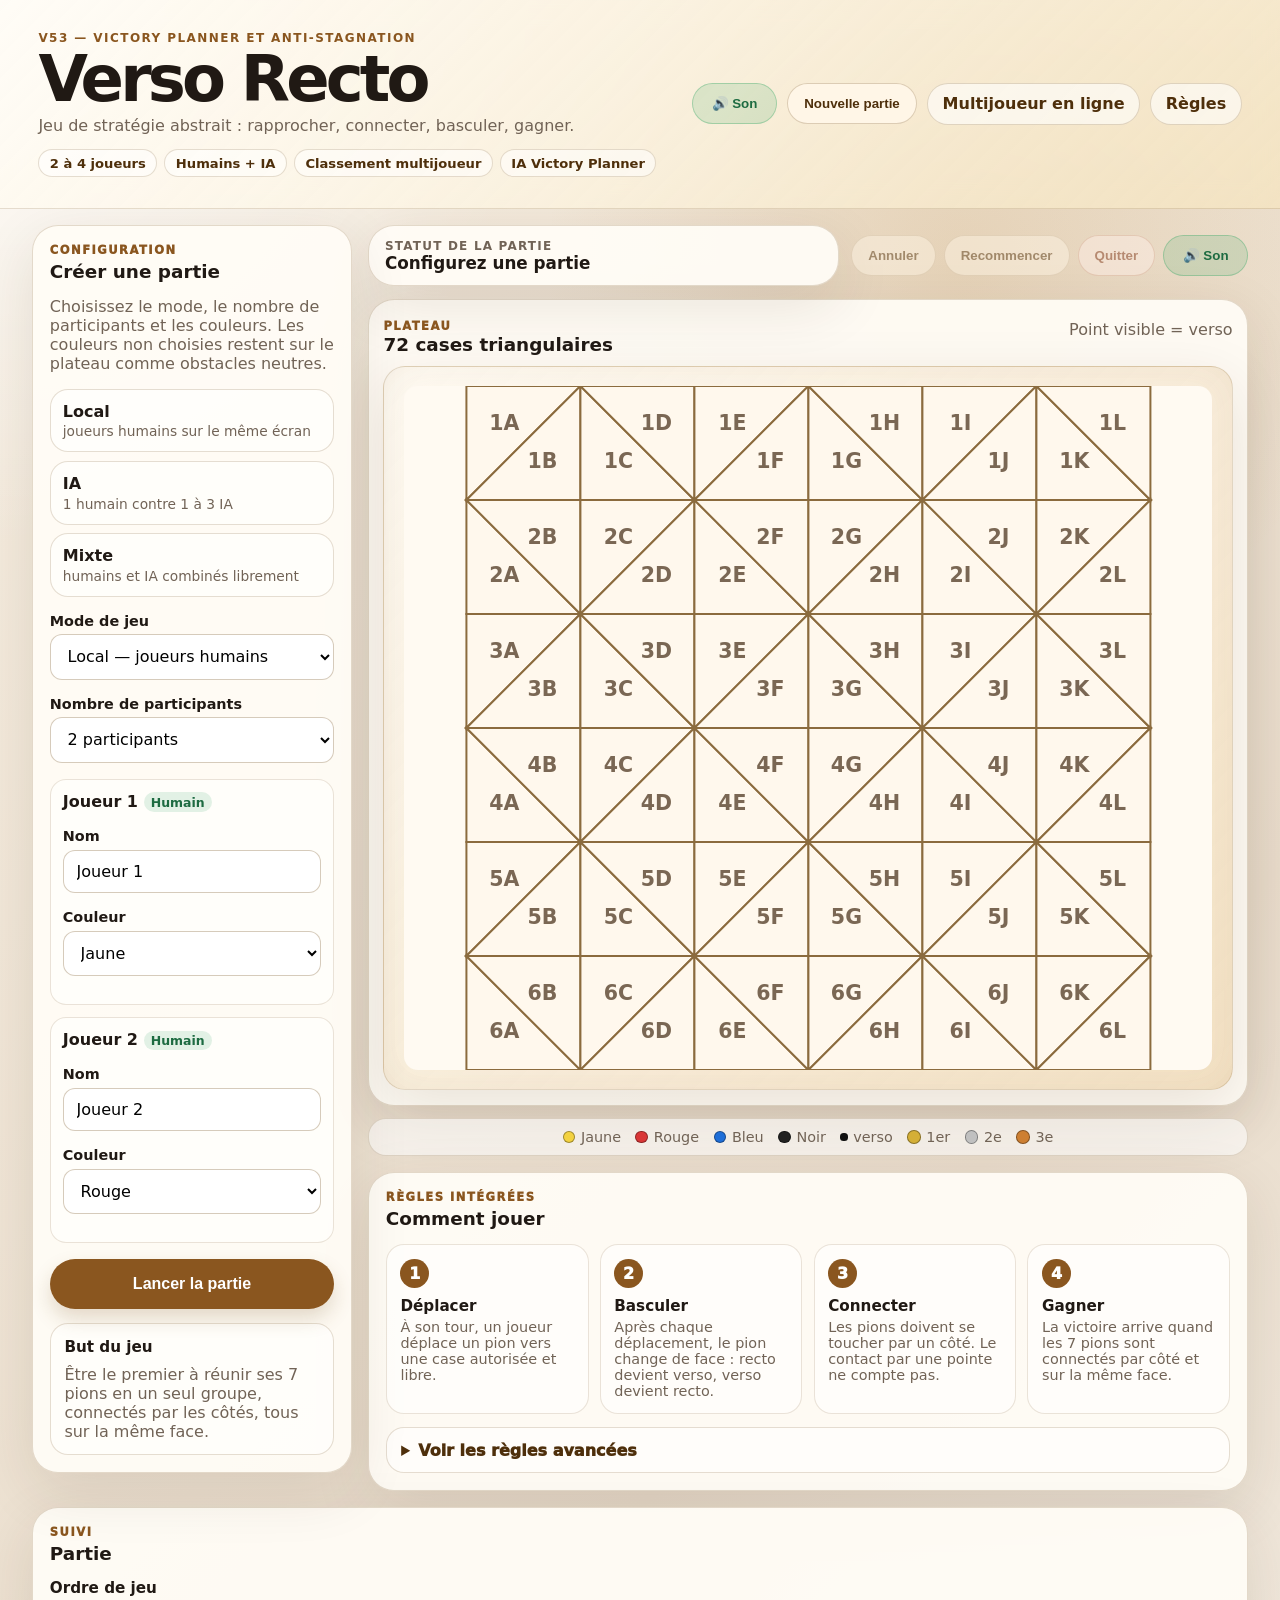
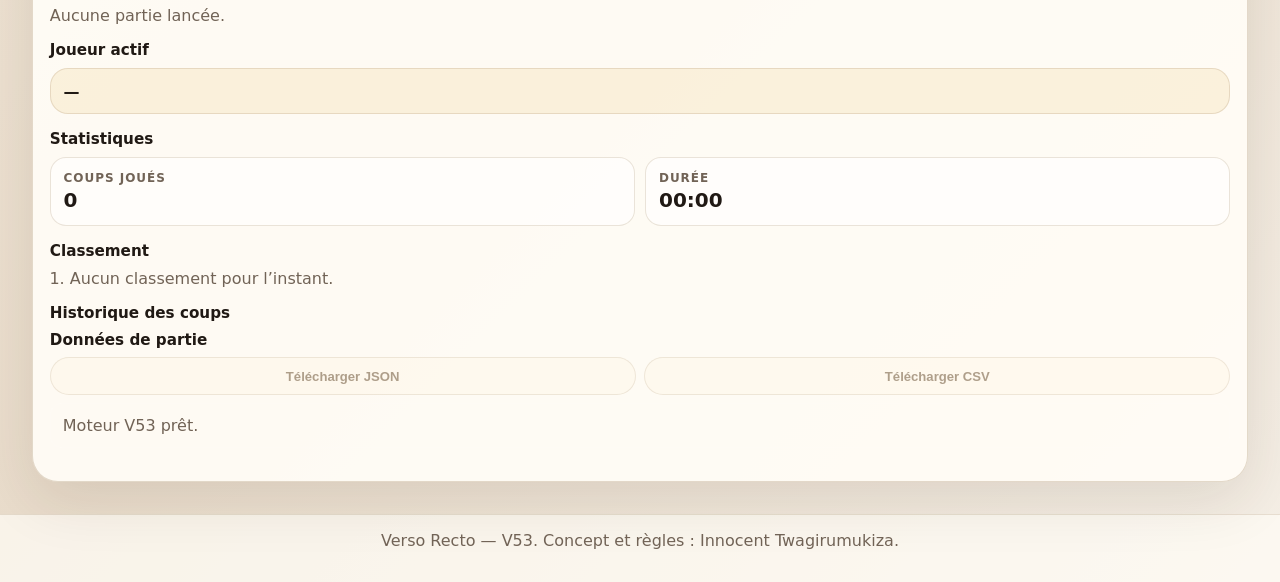
<file: index.html>
<!doctype html>
<html lang="fr">
<head>
  <meta charset="utf-8" />
  <meta name="viewport" content="width=device-width, initial-scale=1" />
  <title>Verso Recto — V53</title>
  <meta name="description" content="Verso Recto, jeu de stratégie abstrait avec plateau triangulaire, bascule recto/verso, mode local, mode IA et mode mixte." />
  <link rel="stylesheet" href="styles.css" />
</head>
<body>
  <header class="app-header beta-header">
    <div class="brand-block">
      <p class="eyebrow">V53 — Victory Planner et anti-stagnation</p>
      <h1>Verso Recto</h1>
      <p class="subtitle">Jeu de stratégie abstrait : rapprocher, connecter, basculer, gagner.</p>
      <div class="hero-tags" aria-label="Fonctionnalités principales">
        <span>2 à 4 joueurs</span>
        <span>Humains + IA</span>
        <span>Classement multijoueur</span>
        <span>IA Victory Planner</span>
      </div>
    </div>
    <div class="header-actions">
      <button id="soundToggleTop" class="secondary sound-toggle" type="button" aria-pressed="false">🔇 Son</button>
      <button id="newGameTop" class="secondary">Nouvelle partie</button>
      <a class="ghost-link" href="online-v39.html">Multijoueur en ligne</a>
      <a class="ghost-link" href="#rulesSection">Règles</a>
    </div>
  </header>

  <main class="layout beta-layout">
    <section class="panel setup-panel" id="setupPanel">
      <div class="panel-heading">
        <p class="section-kicker">Configuration</p>
        <h2>Créer une partie</h2>
      </div>

      <p class="muted">
        Choisissez le mode, le nombre de participants et les couleurs.
        Les couleurs non choisies restent sur le plateau comme obstacles neutres.
      </p>

      <div class="mode-cards" aria-label="Modes de jeu disponibles">
        <article>
          <strong>Local</strong>
          <span>joueurs humains sur le même écran</span>
        </article>
        <article>
          <strong>IA</strong>
          <span>1 humain contre 1 à 3 IA</span>
        </article>
        <article>
          <strong>Mixte</strong>
          <span>humains et IA combinés librement</span>
        </article>
      </div>

      <label class="field">
        <span>Mode de jeu</span>
        <select id="gameMode">
          <option value="local">Local — joueurs humains</option>
          <option value="ai">Mode IA — 1 humain + 1 à 3 IA</option>
          <option value="mixed">Mode mixte — humains + IA libres</option>
          <option value="tournament">Tournoi — élimination (4 joueurs)</option>
        </select>
      </label>

      <label class="field">
        <span>Nombre de participants</span>
        <select id="playerCount">
          <option value="2">2 participants</option>
          <option value="3">3 participants</option>
          <option value="4">4 participants</option>
        </select>
      </label>

      <div id="playerInputs" class="player-inputs"></div>

      <button id="startGame" class="primary start-button">Lancer la partie</button>

      <div class="quick-help">
        <h3>But du jeu</h3>
        <p>Être le premier à réunir ses 7 pions en un seul groupe, connectés par les côtés, tous sur la même face.</p>
        <p id="tournamentHelp" hidden><strong>Mode tournoi :</strong> 4 joueurs (humains ou IA). À chaque manche, le dernier classé est éliminé — ses pions restent figés sur le plateau comme obstacles. Une nouvelle manche démarre aussitôt avec les joueurs restants, jusqu'au champion.</p>
      </div>
    </section>

    <section class="game-area">
      <div class="game-toolbar">
        <div id="statusCard" class="status-card">
          <span class="status-label">Statut de la partie</span>
          <strong id="gameStatus">Configurez une partie</strong>
        </div>
        <div class="toolbar-actions">
          <button id="resetSelection" class="secondary" disabled>Annuler</button>
          <button id="restartGame" class="secondary" disabled>Recommencer</button>
          <button id="quitGame" class="secondary danger-button" disabled>Quitter</button>
          <button id="soundToggle" class="secondary sound-toggle" type="button" aria-pressed="false">🔇 Son</button>
        </div>
      </div>

      <div class="board-shell">
        <div class="board-title-row">
          <div>
            <span class="section-kicker">Plateau</span>
            <h2>72 cases triangulaires</h2>
          </div>
          <p class="muted">Point visible = verso</p>
        </div>

        <div class="board-wrap">
          <svg id="board" viewBox="0 0 600 600" role="img" aria-label="Plateau Verso Recto"></svg>
        </div>
      </div>

      <div class="legend beta-legend">
        <span><i class="dot yellow"></i> Jaune</span>
        <span><i class="dot red"></i> Rouge</span>
        <span><i class="dot blue"></i> Bleu</span>
        <span><i class="dot black"></i> Noir</span>
        <span><i class="mini-dot"></i> verso</span>
        <span class="medal-note"><i class="medal-chip medal-gold"></i> 1er</span>
        <span class="medal-note"><i class="medal-chip medal-silver"></i> 2e</span>
        <span class="medal-note"><i class="medal-chip medal-bronze"></i> 3e</span>
      </div>

      <section class="panel rules-panel" id="rulesSection">
        <div class="panel-heading">
          <p class="section-kicker">Règles intégrées</p>
          <h2>Comment jouer</h2>
        </div>

        <div class="rule-grid">
          <article>
            <span class="rule-number">1</span>
            <h3>Déplacer</h3>
            <p>À son tour, un joueur déplace un pion vers une case autorisée et libre.</p>
          </article>
          <article>
            <span class="rule-number">2</span>
            <h3>Basculer</h3>
            <p>Après chaque déplacement, le pion change de face : recto devient verso, verso devient recto.</p>
          </article>
          <article>
            <span class="rule-number">3</span>
            <h3>Connecter</h3>
            <p>Les pions doivent se toucher par un côté. Le contact par une pointe ne compte pas.</p>
          </article>
          <article>
            <span class="rule-number">4</span>
            <h3>Gagner</h3>
            <p>La victoire arrive quand les 7 pions sont connectés par côté et sur la même face.</p>
          </article>
        </div>

        <details class="rules-details">
          <summary>Voir les règles avancées</summary>
          <ul>
            <li>L’ordre de jeu est tiré aléatoirement au lancement.</li>
            <li>Si un joueur peut jouer, il doit jouer.</li>
            <li>Si un joueur est bloqué, il passe automatiquement.</li>
            <li>En 3 ou 4 joueurs, la partie continue après le premier gagnant pour établir le classement.</li>
            <li>Les pions des joueurs classés restent sur le plateau et deviennent des obstacles.</li>
            <li>La règle anti-répétition longue limite les allers-retours répétés du même pion.</li>
          </ul>
        </details>
      </section>
    </section>

    <aside class="panel side-panel">
      <div class="panel-heading">
        <p class="section-kicker">Suivi</p>
        <h2>Partie</h2>
      </div>

      <h3>Ordre de jeu</h3>
      <div id="turnOrder" class="turn-order muted">Aucune partie lancée.</div>

      <h3>Joueur actif</h3>
      <div id="activePlayer" class="active-player">—</div>

      <h3>Statistiques</h3>
      <div class="stats-grid">
        <div class="stat-box">
          <span class="stat-label">Coups joués</span>
          <strong id="moveCounter">0</strong>
        </div>
        <div class="stat-box">
          <span class="stat-label">Durée</span>
          <strong id="gameTimer">00:00</strong>
        </div>
      </div>

      <div id="tournamentPanel" class="tournament-panel" hidden>
        <h3>Tournoi</h3>
        <div id="tournamentRound" class="tournament-round"></div>
        <ol id="tournamentBracket" class="tournament-bracket"></ol>
      </div>

      <h3>Classement</h3>
      <ol id="rankingList" class="ranking-list">
        <li class="muted">Aucun classement pour l’instant.</li>
      </ol>

      <h3>Historique des coups</h3>
      <ol id="moveHistory" class="move-history"></ol>

      <h3>Données de partie</h3>
      <div class="analysis-actions">
        <button id="exportGameJson" class="secondary" type="button" disabled>Télécharger JSON</button>
        <button id="exportGameCsv" class="secondary" type="button" disabled>Télécharger CSV</button>
      </div>
      <p id="engineStatus" class="engine-status muted">Moteur V53 prêt.</p>
    </aside>
  </main>

  <footer class="footer beta-footer">
    <p>Verso Recto — V53. Concept et règles : Innocent Twagirumukiza.</p>
  </footer>

  <script src="game.js"></script>
</body>
</html>
</file>
<file: styles.css>
* { box-sizing: border-box; }
:root {
  --bg: #f6f1e8; --paper: #fffaf2; --ink: #241f1a; --muted: #6f6254;
  --line: #8b6b3e; --accent: #7a4f1c; --accent-dark: #4e3110;
  --yellow: #f3d240; --red: #d93636; --blue: #1e6ed8; --black: #222;
  --green: #37a667;
}
body { margin: 0; min-height: 100%; font-family: Inter, ui-sans-serif, system-ui, -apple-system, BlinkMacSystemFont, "Segoe UI", sans-serif; background: radial-gradient(circle at top left, rgba(255,255,255,.7), transparent 34rem), var(--bg); color: var(--ink); }
.app-header { display: flex; justify-content: space-between; align-items: flex-start; gap: 1rem; padding: 1.5rem clamp(1rem, 3vw, 2rem); border-bottom: 1px solid rgba(139,107,62,.22); }
h1, h2, h3, p { margin-top: 0; } h1 { margin-bottom: .25rem; font-size: clamp(2rem, 5vw, 4.4rem); letter-spacing: -.06em; } h2 { font-size: 1.15rem; } h3 { font-size: .95rem; margin-bottom: .55rem; }
.eyebrow { color: var(--accent); font-weight: 800; text-transform: uppercase; letter-spacing: .12em; font-size: .75rem; margin-bottom: .35rem; }
.subtitle { color: var(--muted); max-width: 48rem; margin-bottom: 0; }
.layout { display: grid; grid-template-columns: minmax(240px, 310px) minmax(320px, 1fr) minmax(240px, 300px); gap: 1rem; padding: 1rem clamp(1rem, 3vw, 2rem) 2rem; }
.panel, .status-card { background: rgba(255,250,242,.88); border: 1px solid rgba(139,107,62,.24); box-shadow: 0 16px 50px rgba(60,40,10,.08); border-radius: 22px; }
.panel { padding: 1rem; } .muted { color: var(--muted); }
.field { display: grid; gap: .35rem; margin: 1rem 0; } .field span { font-weight: 800; font-size: .9rem; }
select, input { width: 100%; border: 1px solid rgba(139,107,62,.35); border-radius: 12px; background: white; padding: .7rem .8rem; font: inherit; }
.player-inputs { display: grid; gap: .8rem; margin: 1rem 0; }
.player-row { border: 1px solid rgba(139,107,62,.18); border-radius: 16px; padding: .75rem; background: rgba(255,255,255,.55); }
.player-row strong { display: block; margin-bottom: .5rem; }
button { border: 0; border-radius: 999px; padding: .75rem 1rem; font-weight: 900; cursor: pointer; transition: transform .12s ease, opacity .12s ease, box-shadow .12s ease; }
button:hover:not(:disabled) { transform: translateY(-1px); } button:disabled { opacity: .45; cursor: not-allowed; }
.primary { width: 100%; background: var(--accent); color: #fff; box-shadow: 0 10px 20px rgba(122,79,28,.2); }
.secondary { background: #fff6e7; color: var(--accent-dark); border: 1px solid rgba(139,107,62,.3); }
.rules-box { margin-top: 1rem; padding: .85rem; border-radius: 16px; background: rgba(255,255,255,.55); }
.rules-box ul { padding-left: 1.1rem; margin: 0; color: var(--muted); } .rules-box li { margin: .35rem 0; }
.game-area { min-width: 0; } .game-toolbar { display: flex; justify-content: space-between; align-items: center; gap: .75rem; margin-bottom: .8rem; }
.status-card { flex: 1; padding: .8rem 1rem; } .status-label { display: block; color: var(--muted); font-size: .75rem; text-transform: uppercase; font-weight: 900; letter-spacing: .1em; }
#gameStatus { font-size: 1.05rem; } .toolbar-actions { display: flex; gap: .5rem; flex-wrap: wrap; }
.board-wrap { background: linear-gradient(135deg, #fff9ef, #f4e4c7); border: 1px solid rgba(139,107,62,.25); border-radius: 24px; padding: clamp(.5rem,2vw,1.2rem); box-shadow: inset 0 0 40px rgba(139,107,62,.08), 0 18px 60px rgba(60,40,10,.11); overflow: auto; }
#board { width: 100%; min-width: 680px; height: auto; display: block; background: #fffaf2; border-radius: 14px; }
.cell { fill: #fff8ed; stroke: var(--line); stroke-width: 2; vector-effect: non-scaling-stroke; cursor: default; }
.cell.empty:hover { fill: #fff0d2; } .cell.legal { fill: rgba(65,184,131,.28); stroke: var(--green); stroke-width: 4; cursor: pointer; }
.cell.selected { stroke: #000; stroke-width: 5; }
.cell-label { font-size: 18px; font-weight: 800; fill: rgba(77,55,32,.75); pointer-events: none; user-select: none; }
.piece { stroke: #111; stroke-width: 3; vector-effect: non-scaling-stroke; cursor: pointer; filter: drop-shadow(0px 2px 1px rgba(0,0,0,.18)); }
.piece.neutral { opacity: .75; cursor: not-allowed; } .piece.player-piece:hover { filter: drop-shadow(0px 4px 2px rgba(0,0,0,.25)); }
.piece-dot { pointer-events: none; } .piece-label { font-size: 22px; font-weight: 900; pointer-events: none; user-select: none; }
.legend { display: flex; gap: .9rem; flex-wrap: wrap; margin-top: .75rem; color: var(--muted); font-size: .9rem; }
.legend span { display: inline-flex; align-items: center; gap: .35rem; }
.dot { width: .8rem; height: .8rem; border-radius: 50%; display: inline-block; border: 1px solid rgba(0,0,0,.35); }
.yellow { background: var(--yellow); } .red { background: var(--red); } .blue { background: var(--blue); } .black { background: var(--black); }
.mini-dot { width: .45rem; height: .45rem; border-radius: 50%; display: inline-block; background: #111; }
.turn-order { display: grid; gap: .35rem; margin-bottom: 1rem; }
.turn-pill { display: flex; align-items: center; gap: .45rem; padding: .45rem .55rem; border-radius: 999px; background: rgba(255,255,255,.65); border: 1px solid rgba(139,107,62,.2); }
.turn-pill.active { outline: 3px solid rgba(55,166,103,.25); font-weight: 900; }
.active-player { padding: .8rem; border-radius: 16px; background: rgba(255,255,255,.6); margin-bottom: 1rem; font-weight: 900; }
.move-history { margin: 0; padding-left: 1.25rem; max-height: 430px; overflow: auto; color: var(--muted); } .move-history li { margin-bottom: .45rem; }
.footer { color: var(--muted); text-align: center; padding: 1rem; border-top: 1px solid rgba(139,107,62,.18); }
@media (max-width: 1050px) { .layout { grid-template-columns: 1fr; } .setup-panel { order: 1; } .game-area { order: 2; } .side-panel { order: 3; } }
@media (max-width: 620px) { .app-header, .game-toolbar { flex-direction: column; align-items: stretch; } .toolbar-actions { width: 100%; } .toolbar-actions button, #newGameTop { width: 100%; } }

.stats-grid { display: grid; grid-template-columns: 1fr 1fr; gap: .75rem; margin-bottom: 1rem; }
.stat-box { padding: .8rem; border-radius: 16px; background: rgba(255,255,255,.6); border: 1px solid rgba(139,107,62,.18); }
.stat-label { display: block; color: var(--muted); font-size: .75rem; text-transform: uppercase; font-weight: 900; letter-spacing: .08em; margin-bottom: .2rem; }
.stat-box strong { font-size: 1.25rem; }

.ranking-list { margin: 0 0 1rem; padding-left: 1.25rem; color: var(--muted); }
.ranking-list li { margin-bottom: .45rem; }
.tournament-panel { margin-bottom: 1.25rem; padding: .8rem .9rem; border-radius: 14px; background: rgba(198,161,91,.12); border: 1px solid rgba(198,161,91,.35); }
.tournament-panel h3 { margin-top: 0; }
.tournament-round { font-weight: 700; margin-bottom: .5rem; }
.tournament-bracket { margin: 0; padding-left: 1.25rem; }
.tournament-bracket li { margin-bottom: .35rem; }
.tournament-bracket li.tournament-champion, .tournament-bracket .tournament-champion { font-weight: 800; color: #8a6a00; }
.ranking-place { font-weight: 900; color: var(--ink); }
.turn-pill.finished { opacity: .55; text-decoration: line-through; }
.turn-pill.neutral-note { opacity: .7; }
.piece.finished-piece { fill: #b9b9b9 !important; opacity: .78; cursor: not-allowed; }
.piece.neutral { fill: #cfcfcf !important; opacity: .65; cursor: not-allowed; }
.piece-label.finished-label { fill: #555 !important; }

/* V4 — styles des pions classés */
.piece.finished-gold { fill: #d4af37 !important; opacity: .92; cursor: not-allowed; }
.piece.finished-silver { fill: #c0c0c0 !important; opacity: .90; cursor: not-allowed; }
.piece.finished-bronze { fill: #cd7f32 !important; opacity: .90; cursor: not-allowed; }
.piece-label.medal-label { fill: #2b241b !important; }
.medal-note { display: inline-flex; align-items: center; gap: .35rem; }
.medal-chip { width: .85rem; height: .85rem; border-radius: 50%; display: inline-block; border: 1px solid rgba(0,0,0,.35); }
.medal-gold { background: #d4af37; }
.medal-silver { background: #c0c0c0; }
.medal-bronze { background: #cd7f32; }

/* V5 — mode IA */
.ai-thinking { animation: pulseAI 1s ease-in-out infinite; }
@keyframes pulseAI { 0%, 100% { opacity: 1; } 50% { opacity: .55; } }
.ai-badge { display: inline-flex; align-items: center; gap: .35rem; padding: .15rem .45rem; border-radius: 999px; background: rgba(55,166,103,.14); color: #1d6b41; font-size: .78rem; font-weight: 900; }

/* V6 — IA renforcée + règle anti-répétition */
.repetition-note { color: #8a4b10; font-weight: 800; }

/* V7 — IA expert non bridée */
.ai-badge.expert { background: rgba(122,79,28,.14); color: #6b3f0d; }

/* V8 — IA multiple et optimisation */
.ai-badge.constructive { background: rgba(46, 90, 171, .14); color: #234b99; }
.player-row.ai-row { opacity: .95; }

/* V10 — mode mixte */
.type-badge { display: inline-flex; align-items: center; gap: .35rem; padding: .15rem .45rem; border-radius: 999px; background: rgba(122,79,28,.12); color: #6b3f0d; font-size: .78rem; font-weight: 900; }
.human-badge { background: rgba(55,166,103,.14); color: #1d6b41; }

/* V11 — IA constructive */
.ai-badge.constructive { background: rgba(86, 66, 173, .14); color: #3d2f99; }

/* V12 — IA optimisée et animations */
.cell.ai-option { fill: rgba(88,115,255,.22); stroke: rgba(47,67,190,.95); stroke-width: 4; animation: aiOptionPulse .9s ease-in-out infinite; }
.cell.ai-chosen { fill: rgba(38,181,113,.36); stroke: rgba(12,126,69,.98); stroke-width: 7; animation: aiChosenPulse .75s ease-in-out infinite; }
.piece.ai-focused { stroke: rgba(47,67,190,.98); stroke-width: 7; filter: drop-shadow(0 0 10px rgba(47,67,190,.55)); animation: aiPieceGlow .9s ease-in-out infinite; }
@keyframes aiOptionPulse { 0%,100% { opacity:.68; } 50% { opacity:1; } }
@keyframes aiChosenPulse { 0%,100% { opacity:.75; } 50% { opacity:1; } }
@keyframes aiPieceGlow { 0%,100% { filter: drop-shadow(0 0 6px rgba(47,67,190,.45)); } 50% { filter: drop-shadow(0 0 16px rgba(47,67,190,.88)); } }

/* V14 — anti-stagnation */
.ai-badge.anti-stagnation, .ai-badge.constructive { background: rgba(154, 89, 27, .15); color: #7b430f; }



/* V16 — Beta 1 : interface propre et présentable */
:root {
  --bg: #efe7da;
  --paper: rgba(255, 252, 246, .94);
  --ink: #201914;
  --muted: #716356;
  --line: #8b6b3e;
  --accent: #8a561f;
  --accent-dark: #4e2f0b;
  --gold-soft: #f6e5bf;
}

body {
  background:
    radial-gradient(circle at top left, rgba(255,255,255,.86), transparent 34rem),
    radial-gradient(circle at 75% 12%, rgba(183,126,47,.18), transparent 26rem),
    linear-gradient(135deg, #f7efe2, #e9dccb 62%, #f5efe6);
}

.beta-header {
  align-items: center;
  padding: clamp(1.1rem, 2.4vw, 2rem) clamp(1rem, 3vw, 2.4rem);
  background: linear-gradient(135deg, rgba(255,252,246,.96), rgba(246,229,191,.7));
  position: sticky;
  top: 0;
  z-index: 20;
  backdrop-filter: blur(12px);
}

.brand-block h1 {
  line-height: .92;
  margin-bottom: .45rem;
}

.hero-tags {
  display: flex;
  flex-wrap: wrap;
  gap: .45rem;
  margin-top: .85rem;
}

.hero-tags span,
.mode-cards article,
.quick-help,
.rules-details {
  border: 1px solid rgba(139,107,62,.22);
  background: rgba(255,255,255,.55);
}

.hero-tags span {
  border-radius: 999px;
  padding: .35rem .65rem;
  font-size: .82rem;
  font-weight: 900;
  color: var(--accent-dark);
}

.header-actions {
  display: flex;
  align-items: center;
  gap: .65rem;
  flex-wrap: wrap;
  justify-content: flex-end;
}

.ghost-link {
  display: inline-flex;
  align-items: center;
  justify-content: center;
  min-height: 2.65rem;
  padding: .6rem .9rem;
  border-radius: 999px;
  color: var(--accent-dark);
  text-decoration: none;
  border: 1px solid rgba(139,107,62,.26);
  background: rgba(255,255,255,.6);
  font-weight: 900;
}

.beta-layout {
  grid-template-columns: minmax(260px, 340px) minmax(360px, 1fr) minmax(260px, 330px);
  align-items: start;
}

.panel,
.status-card,
.board-shell {
  border-radius: 26px;
  background: var(--paper);
  border: 1px solid rgba(139,107,62,.24);
  box-shadow: 0 18px 60px rgba(56, 38, 16, .11);
}

.panel {
  padding: 1.05rem;
}

.setup-panel,
.side-panel {
  position: sticky;
  top: 6.2rem;
}

.panel-heading {
  margin-bottom: .7rem;
}

.section-kicker {
  margin: 0 0 .25rem;
  color: var(--accent);
  text-transform: uppercase;
  letter-spacing: .13em;
  font-size: .72rem;
  font-weight: 950;
}

.mode-cards {
  display: grid;
  grid-template-columns: 1fr;
  gap: .55rem;
  margin: .9rem 0;
}

.mode-cards article {
  border-radius: 18px;
  padding: .75rem;
}

.mode-cards strong {
  display: block;
  color: var(--ink);
  margin-bottom: .15rem;
}

.mode-cards span {
  display: block;
  color: var(--muted);
  font-size: .86rem;
}

.start-button {
  min-height: 3.1rem;
  font-size: 1rem;
}

.quick-help {
  margin-top: .9rem;
  border-radius: 18px;
  padding: .85rem;
}

.quick-help p {
  margin: 0;
  color: var(--muted);
}

.board-shell {
  padding: .9rem;
}

.board-title-row {
  display: flex;
  justify-content: space-between;
  gap: 1rem;
  align-items: end;
  margin-bottom: .7rem;
}

.board-title-row h2 {
  margin-bottom: 0;
}

.board-wrap {
  border-radius: 22px;
  background:
    linear-gradient(135deg, rgba(255,250,242,.9), rgba(238,214,175,.7));
}

#board {
  min-width: 620px;
  max-height: 76vh;
}

.beta-legend {
  justify-content: center;
  background: rgba(255,255,255,.58);
  border: 1px solid rgba(139,107,62,.22);
  border-radius: 18px;
  padding: .65rem;
}

.rules-panel {
  margin-top: 1rem;
}

.rule-grid {
  display: grid;
  grid-template-columns: repeat(4, minmax(0, 1fr));
  gap: .7rem;
}

.rule-grid article {
  position: relative;
  border-radius: 18px;
  padding: .85rem;
  background: rgba(255,255,255,.58);
  border: 1px solid rgba(139,107,62,.18);
}

.rule-number {
  display: inline-grid;
  place-items: center;
  width: 1.8rem;
  height: 1.8rem;
  border-radius: 50%;
  background: var(--accent);
  color: white;
  font-weight: 950;
  margin-bottom: .55rem;
}

.rule-grid h3 {
  margin-bottom: .3rem;
}

.rule-grid p {
  color: var(--muted);
  margin-bottom: 0;
  font-size: .9rem;
}

.rules-details {
  margin-top: .8rem;
  border-radius: 18px;
  padding: .8rem .9rem;
}

.rules-details summary {
  cursor: pointer;
  font-weight: 950;
  color: var(--accent-dark);
}

.rules-details ul {
  margin-bottom: 0;
  color: var(--muted);
}

.active-player {
  border-radius: 18px;
  padding: .8rem;
  background: rgba(246,229,191,.45);
  border: 1px solid rgba(139,107,62,.18);
  font-weight: 900;
}

.move-history {
  max-height: 30vh;
  overflow: auto;
  padding-right: .25rem;
}

.footer.beta-footer {
  background: rgba(255,252,246,.72);
  border-top: 1px solid rgba(139,107,62,.18);
}

@media (max-width: 1180px) {
  .beta-layout {
    grid-template-columns: minmax(280px, .9fr) minmax(420px, 1.4fr);
  }

  .side-panel {
    grid-column: 1 / -1;
    position: static;
  }

  .setup-panel {
    position: static;
  }

  .rule-grid {
    grid-template-columns: repeat(2, minmax(0, 1fr));
  }
}

@media (max-width: 820px) {
  .beta-header,
  .game-toolbar,
  .board-title-row {
    align-items: stretch;
    flex-direction: column;
  }

  .header-actions,
  .toolbar-actions {
    justify-content: flex-start;
  }

  .beta-layout {
    grid-template-columns: 1fr;
  }

  #board {
    min-width: 560px;
  }

  .rule-grid {
    grid-template-columns: 1fr;
  }

  .app-header {
    position: static;
  }
}



/* V17 — responsive tablette et téléphone */
html {
  -webkit-text-size-adjust: 100%;
}

.board-wrap {
  overflow-x: auto;
  overflow-y: hidden;
  -webkit-overflow-scrolling: touch;
}

#board {
  width: 100%;
  height: auto;
  max-width: 100%;
}

.player-inputs {
  display: grid;
  gap: .75rem;
}

.player-inputs .player-card,
.player-inputs > div {
  min-width: 0;
}

.turn-order,
.active-player,
.move-history,
.ranking-list {
  min-width: 0;
  word-break: break-word;
}

.stats-grid {
  display: grid;
  grid-template-columns: repeat(2, minmax(0, 1fr));
  gap: .65rem;
}

@media (max-width: 1280px) {
  .beta-layout {
    grid-template-columns: minmax(280px, 320px) minmax(320px, 1fr);
    gap: 1rem;
  }

  .side-panel {
    grid-column: 1 / -1;
    position: static;
  }

  .setup-panel {
    top: 5.4rem;
  }

  #board {
    min-width: 540px;
  }
}

@media (max-width: 1024px) {
  body {
    font-size: 15px;
  }

  .beta-header {
    position: static;
    padding: 1rem;
  }

  .beta-layout {
    grid-template-columns: 1fr;
    gap: 1rem;
    padding: 1rem;
  }

  .setup-panel,
  .side-panel {
    position: static;
    top: auto;
  }

  .game-toolbar {
    flex-direction: column;
    align-items: stretch;
  }

  .toolbar-actions {
    width: 100%;
    justify-content: flex-start;
  }

  .toolbar-actions button {
    flex: 1 1 0;
    min-width: 0;
  }

  .board-shell,
  .panel {
    border-radius: 22px;
  }

  .board-title-row {
    flex-direction: column;
    align-items: flex-start;
    gap: .35rem;
  }

  .rule-grid {
    grid-template-columns: repeat(2, minmax(0, 1fr));
  }

  #board {
    min-width: 500px;
  }
}

@media (max-width: 768px) {
  .app-header h1 {
    font-size: clamp(2rem, 7vw, 3rem);
  }

  .hero-tags,
  .header-actions {
    width: 100%;
  }

  .header-actions {
    justify-content: stretch;
  }

  .header-actions > * {
    flex: 1 1 0;
    text-align: center;
  }

  .mode-cards,
  .rule-grid {
    grid-template-columns: 1fr;
  }

  .stats-grid {
    grid-template-columns: 1fr 1fr;
  }

  .legend.beta-legend {
    justify-content: flex-start;
  }

  .move-history {
    max-height: 24vh;
  }

  #board {
    min-width: 440px;
  }
}

@media (max-width: 560px) {
  body {
    font-size: 14px;
  }

  .beta-header,
  .beta-layout {
    padding: .75rem;
  }

  .panel,
  .status-card,
  .board-shell {
    border-radius: 18px;
  }

  .panel {
    padding: .85rem;
  }

  .hero-tags {
    gap: .35rem;
  }

  .hero-tags span {
    font-size: .74rem;
    padding: .28rem .55rem;
  }

  .ghost-link,
  button,
  select,
  input {
    min-height: 44px;
  }

  .board-shell {
    padding: .65rem;
  }

  .board-wrap {
    border-radius: 16px;
    padding: .25rem;
  }

  #board {
    min-width: 380px;
  }

  .stats-grid {
    grid-template-columns: 1fr;
  }

  .toolbar-actions {
    flex-direction: column;
  }

  .toolbar-actions button,
  .header-actions > * {
    width: 100%;
  }

  .legend.beta-legend span {
    font-size: .82rem;
  }

  .section-kicker {
    font-size: .66rem;
  }
}

@media (max-width: 430px) {
  .beta-header,
  .beta-layout {
    padding: .6rem;
  }

  .panel {
    padding: .75rem;
  }

  .app-header h1 {
    font-size: clamp(1.8rem, 9vw, 2.4rem);
  }

  .subtitle {
    font-size: .92rem;
  }

  #board {
    min-width: 340px;
  }

  .cell-label {
    font-size: 14px;
  }

  .legend.beta-legend {
    gap: .45rem;
  }

  .legend.beta-legend span {
    font-size: .76rem;
  }
}

@media (max-width: 360px) {
  #board {
    min-width: 300px;
  }

  .cell-label {
    font-size: 12px;
  }
}



/* V18 — mode partie plein écran */
body.is-playing {
  overflow: hidden;
}

/* Pendant la partie, le bandeau de présentation disparaît.
   Il revient automatiquement lorsque la partie est terminée ou nulle. */
body.is-playing .beta-header {
  display: none;
}

body.is-playing .footer {
  display: none;
}

body.is-playing .beta-layout {
  height: 100vh;
  max-height: 100vh;
  padding: .55rem;
  gap: .55rem;
  display: grid;
  grid-template-columns: minmax(210px, 270px) minmax(0, 1fr) minmax(230px, 300px);
  grid-template-rows: 1fr;
  align-items: stretch;
}

body.is-playing .setup-panel {
  display: none;
}

body.is-playing .game-area {
  min-height: 0;
  display: grid;
  grid-template-rows: auto minmax(0, 1fr) auto;
  gap: .45rem;
}

body.is-playing .game-toolbar {
  margin: 0;
  gap: .45rem;
}

body.is-playing .status-card {
  padding: .55rem .75rem;
  border-radius: 16px;
}

body.is-playing .status-label {
  font-size: .64rem;
}

body.is-playing #gameStatus {
  font-size: .92rem;
}

body.is-playing .toolbar-actions {
  gap: .35rem;
}

body.is-playing .toolbar-actions button {
  padding: .52rem .7rem;
  min-height: 38px;
}

body.is-playing .board-shell {
  min-height: 0;
  height: 100%;
  border-radius: 18px;
  padding: .45rem;
  display: grid;
  grid-template-rows: auto minmax(0, 1fr);
}

body.is-playing .board-title-row {
  margin-bottom: .35rem;
}

body.is-playing .board-title-row h2 {
  font-size: .95rem;
}

body.is-playing .board-title-row .muted,
body.is-playing .section-kicker {
  font-size: .62rem;
}

body.is-playing .board-wrap {
  min-height: 0;
  height: 100%;
  overflow: hidden;
  padding: .25rem;
  border-radius: 14px;
  display: grid;
  place-items: center;
}

body.is-playing #board {
  width: auto;
  height: 100%;
  max-width: 100%;
  max-height: 100%;
  min-width: 0 !important;
  display: block;
}

body.is-playing .beta-legend {
  margin-top: 0;
  padding: .38rem .55rem;
  gap: .5rem;
  border-radius: 14px;
  font-size: .78rem;
  flex-wrap: wrap;
}

body.is-playing .rules-panel {
  display: none;
}

body.is-playing .side-panel {
  position: static;
  top: auto;
  height: 100%;
  min-height: 0;
  padding: .7rem;
  border-radius: 18px;
  overflow: hidden;
  display: grid;
  grid-template-rows: auto auto auto auto auto minmax(0, 1fr);
  gap: .4rem;
}

body.is-playing .side-panel .panel-heading {
  margin-bottom: .25rem;
}

body.is-playing .side-panel h2 {
  font-size: 1rem;
  margin-bottom: .2rem;
}

body.is-playing .side-panel h3 {
  font-size: .78rem;
  margin: .2rem 0 .25rem;
}

body.is-playing .turn-order {
  max-height: 5.6rem;
  overflow: auto;
}

body.is-playing .active-player {
  padding: .55rem;
  border-radius: 14px;
  font-size: .9rem;
}

body.is-playing .stats-grid {
  gap: .35rem;
}

body.is-playing .stat-box {
  padding: .55rem;
  border-radius: 14px;
}

body.is-playing .stat-label {
  font-size: .65rem;
}

body.is-playing .ranking-list {
  margin: .1rem 0 .25rem 1.1rem;
  max-height: 5.5rem;
  overflow: auto;
}

body.is-playing .move-history {
  min-height: 0;
  max-height: none;
  overflow: auto;
  font-size: .8rem;
  margin: 0;
  padding-left: 1.2rem;
}

/* Écrans tablette : suivi en bas, plateau au centre sans scroll horizontal. */
@media (max-width: 1100px) {
  body.is-playing {
    overflow: auto;
  }

  body.is-playing .beta-layout {
    min-height: 100vh;
    height: auto;
    max-height: none;
    grid-template-columns: 1fr;
    grid-template-rows: minmax(0, calc(100vh - 13rem)) auto;
    padding: .55rem;
  }

  body.is-playing .game-area {
    min-height: 0;
  }

  body.is-playing .side-panel {
    height: auto;
    max-height: none;
    grid-template-rows: none;
    display: block;
  }

  body.is-playing .move-history {
    max-height: 10rem;
  }

  body.is-playing .turn-order,
  body.is-playing .ranking-list {
    max-height: none;
  }
}

/* Téléphone : plateau entier visible en haut, suivi compact en dessous. */
@media (max-width: 700px) {
  body.is-playing .beta-layout {
    padding: .4rem;
    gap: .4rem;
    grid-template-rows: minmax(0, calc(100vh - 15.5rem)) auto;
  }

  body.is-playing .game-toolbar {
    flex-direction: column;
    align-items: stretch;
  }

  body.is-playing .toolbar-actions {
    display: grid;
    grid-template-columns: 1fr 1fr;
  }

  body.is-playing .board-shell {
    padding: .35rem;
  }

  body.is-playing .board-title-row {
    display: none;
  }

  body.is-playing .board-wrap {
    padding: .18rem;
  }

  body.is-playing .beta-legend {
    display: none;
  }

  body.is-playing .side-panel {
    padding: .55rem;
  }

  body.is-playing .side-panel .panel-heading,
  body.is-playing .turn-order,
  body.is-playing .move-history {
    display: none;
  }

  body.is-playing .stats-grid {
    grid-template-columns: repeat(2, minmax(0, 1fr));
  }

  body.is-playing .ranking-list {
    max-height: 4.2rem;
    overflow: auto;
  }
}

@media (max-width: 430px) {
  body.is-playing .beta-layout {
    grid-template-rows: minmax(0, calc(100vh - 14rem)) auto;
  }

  body.is-playing .status-card {
    padding: .45rem .55rem;
  }

  body.is-playing #gameStatus {
    font-size: .82rem;
  }

  body.is-playing .toolbar-actions button {
    padding: .42rem .5rem;
    min-height: 36px;
    font-size: .78rem;
  }

  body.is-playing .side-panel h3 {
    font-size: .72rem;
  }
}



/* V19 — plateau agrandi + retour configuration */
.danger-button {
  background: #fff0e8;
  color: #7b2e12;
  border-color: rgba(160, 70, 35, .35);
}

body.is-playing .beta-layout {
  grid-template-columns: minmax(0, 1fr) minmax(245px, 315px);
  grid-template-rows: 1fr;
  height: 100vh;
  max-height: 100vh;
  padding: .45rem;
  gap: .45rem;
}

body.is-playing .setup-panel {
  display: none;
}

body.is-playing .game-area {
  grid-column: 1;
  grid-row: 1;
  min-width: 0;
  min-height: 0;
}

body.is-playing .side-panel {
  grid-column: 2;
  grid-row: 1;
}

body.is-playing .board-shell {
  height: 100%;
  min-height: 0;
  padding: .35rem;
}

body.is-playing .board-title-row {
  display: none;
}

body.is-playing .board-wrap {
  height: 100%;
  min-height: 0;
  overflow: hidden;
  padding: .18rem;
}

body.is-playing #board {
  width: 100%;
  height: 100%;
  max-width: 100%;
  max-height: 100%;
  min-width: 0 !important;
  object-fit: contain;
}

body.is-playing .game-area {
  grid-template-rows: auto minmax(0, 1fr) auto;
}

body.is-playing .status-card {
  flex: 1 1 auto;
}

body.is-playing .toolbar-actions {
  flex: 0 0 auto;
}

body.is-playing .toolbar-actions button {
  white-space: nowrap;
}

body.is-playing .beta-legend {
  display: flex;
  justify-content: center;
  margin-top: .2rem;
}

/* Suivi plus compact pendant la partie */
body.is-playing .side-panel {
  font-size: .86rem;
}

body.is-playing .turn-order {
  max-height: 4.8rem;
}

body.is-playing .active-player {
  padding: .45rem .55rem;
}

body.is-playing .stat-box {
  padding: .42rem .5rem;
}

body.is-playing .ranking-list {
  max-height: 4.5rem;
}

body.is-playing .move-history {
  font-size: .75rem;
}

/* Tablette : plateau en haut, suivi compact en dessous */
@media (max-width: 1100px) {
  body.is-playing {
    overflow: auto;
  }

  body.is-playing .beta-layout {
    grid-template-columns: 1fr;
    grid-template-rows: minmax(0, 72vh) auto;
    height: auto;
    min-height: 100vh;
    max-height: none;
  }

  body.is-playing .game-area {
    grid-column: 1;
    grid-row: 1;
  }

  body.is-playing .side-panel {
    grid-column: 1;
    grid-row: 2;
  }

  body.is-playing #board {
    height: 100%;
    width: 100%;
  }
}

/* Téléphone : plateau visible, suivi minimal, bouton retour accessible */
@media (max-width: 700px) {
  body.is-playing .beta-layout {
    grid-template-rows: minmax(0, 68vh) auto;
    padding: .35rem;
  }

  body.is-playing .toolbar-actions {
    display: grid;
    grid-template-columns: 1fr 1fr;
  }

  body.is-playing .toolbar-actions .danger-button {
    grid-column: 1 / -1;
  }

  body.is-playing .status-card {
    padding: .42rem .55rem;
  }

  body.is-playing .board-shell {
    padding: .25rem;
  }

  body.is-playing .side-panel {
    padding: .5rem;
  }

  body.is-playing .side-panel .panel-heading,
  body.is-playing .turn-order,
  body.is-playing .move-history {
    display: none;
  }

  body.is-playing .beta-legend {
    display: none;
  }
}

@media (max-width: 430px) {
  body.is-playing .beta-layout {
    grid-template-rows: minmax(0, 64vh) auto;
  }
}



/* V21 — mobile/tablette minimaliste : écran partie = plateau + HUD bas */
body.is-playing {
  overflow: hidden;
  background: #f4eadb;
}

/* En partie, on masque tout ce qui appartient à l’écran d’accueil/configuration. */
body.is-playing .beta-header,
body.is-playing .footer,
body.is-playing .setup-panel,
body.is-playing .rules-panel,
body.is-playing .board-title-row,
body.is-playing .beta-legend {
  display: none !important;
}

/* La zone de jeu devient une vraie scène plein écran. */
body.is-playing .beta-layout {
  width: 100vw;
  height: 100dvh;
  max-height: 100dvh;
  padding: 0;
  margin: 0;
  gap: 0;
  display: grid;
  grid-template-columns: 1fr;
  grid-template-rows: minmax(0, 1fr) auto auto;
  align-items: stretch;
  overflow: hidden;
}

body.is-playing .game-area {
  grid-column: 1;
  grid-row: 1 / 3;
  min-width: 0;
  min-height: 0;
  display: grid;
  grid-template-rows: minmax(0, 1fr) auto;
  gap: 0;
}

/* Toolbar transformée en mini barre de contrôle. */
body.is-playing .game-toolbar {
  grid-row: 2;
  margin: 0;
  padding: .35rem .45rem;
  gap: .4rem;
  display: grid;
  grid-template-columns: minmax(0, 1fr) auto;
  align-items: center;
  background: rgba(255, 250, 242, .96);
  border-top: 1px solid rgba(139,107,62,.22);
  box-shadow: 0 -10px 30px rgba(60,40,10,.08);
}

body.is-playing .status-card {
  min-width: 0;
  border-radius: 14px;
  padding: .42rem .6rem;
  box-shadow: none;
}

body.is-playing .status-label {
  font-size: .56rem;
  letter-spacing: .1em;
}

body.is-playing #gameStatus {
  display: block;
  font-size: clamp(.72rem, 2.2vw, .9rem);
  line-height: 1.2;
  white-space: nowrap;
  overflow: hidden;
  text-overflow: ellipsis;
}

body.is-playing .toolbar-actions {
  display: flex;
  gap: .3rem;
  flex-wrap: nowrap;
}

body.is-playing .toolbar-actions button {
  min-height: 34px;
  padding: .38rem .55rem;
  font-size: .72rem;
  white-space: nowrap;
}

/* Le plateau occupe tout l’espace restant, sans scroll. */
body.is-playing .board-shell {
  grid-row: 1;
  height: 100%;
  min-height: 0;
  border-radius: 0;
  border: 0;
  padding: .35rem;
  box-shadow: none;
  background: linear-gradient(135deg, #fffaf2, #ead8b8);
  display: grid;
  grid-template-rows: minmax(0, 1fr);
}

body.is-playing .board-wrap {
  height: 100%;
  min-height: 0;
  width: 100%;
  overflow: hidden;
  padding: .15rem;
  border-radius: 18px;
  display: grid;
  place-items: center;
}

body.is-playing #board {
  width: 100%;
  height: 100%;
  max-width: 100%;
  max-height: 100%;
  min-width: 0 !important;
  display: block;
}

/* Le panneau de suivi devient un HUD bas minimaliste. */
body.is-playing .side-panel {
  grid-column: 1;
  grid-row: 3;
  height: auto;
  min-height: 0;
  max-height: 26dvh;
  overflow: hidden;
  border-radius: 0;
  border-left: 0;
  border-right: 0;
  border-bottom: 0;
  padding: .45rem .55rem .55rem;
  background: rgba(255, 250, 242, .98);
  box-shadow: 0 -12px 34px rgba(60,40,10,.10);
  display: grid;
  grid-template-columns: 1.2fr .8fr .9fr;
  grid-template-areas:
    "active stats ranking";
  gap: .5rem;
}

/* Masquer tous les détails lourds pendant la partie. */
body.is-playing .side-panel .panel-heading,
body.is-playing .side-panel h3:nth-of-type(1),
body.is-playing .turn-order,
body.is-playing .side-panel h3:nth-of-type(4),
body.is-playing .side-panel h3:nth-of-type(5),
body.is-playing .move-history {
  display: none !important;
}

/* Repositionnement des blocs essentiels */
body.is-playing .side-panel h3:nth-of-type(2) {
  grid-area: active;
  align-self: start;
  margin: 0;
  font-size: .62rem;
  color: var(--accent);
  text-transform: uppercase;
  letter-spacing: .11em;
}

body.is-playing .active-player {
  grid-area: active;
  align-self: end;
  min-width: 0;
  padding: .55rem .65rem;
  border-radius: 14px;
  font-size: clamp(.78rem, 2.2vw, .92rem);
  white-space: nowrap;
  overflow: hidden;
  text-overflow: ellipsis;
}

body.is-playing .side-panel h3:nth-of-type(3) {
  grid-area: stats;
  align-self: start;
  margin: 0;
  font-size: .62rem;
  color: var(--accent);
  text-transform: uppercase;
  letter-spacing: .11em;
}

body.is-playing .stats-grid {
  grid-area: stats;
  align-self: end;
  display: grid;
  grid-template-columns: repeat(2, minmax(0, 1fr));
  gap: .35rem;
}

body.is-playing .stat-box {
  padding: .45rem .5rem;
  border-radius: 14px;
}

body.is-playing .stat-label {
  font-size: .55rem;
  letter-spacing: .08em;
}

body.is-playing .stat-box strong {
  font-size: .86rem;
}

body.is-playing .ranking-list {
  grid-area: ranking;
  align-self: stretch;
  min-height: 0;
  max-height: 100%;
  overflow: auto;
  margin: 0;
  padding-left: 1.1rem;
  font-size: clamp(.72rem, 1.9vw, .84rem);
}

body.is-playing .ranking-list::before {
  content: "Classement";
  display: block;
  margin-left: -1.1rem;
  margin-bottom: .25rem;
  color: var(--accent);
  font-size: .62rem;
  text-transform: uppercase;
  letter-spacing: .11em;
  font-weight: 950;
}

/* Tablette portrait et petits écrans : HUD encore plus compact. */
@media (max-width: 900px) {
  body.is-playing .beta-layout {
    grid-template-rows: minmax(0, 1fr) auto auto;
  }

  body.is-playing .side-panel {
    max-height: 28dvh;
    grid-template-columns: 1fr 1fr;
    grid-template-areas:
      "active stats"
      "ranking ranking";
    gap: .4rem;
  }

  body.is-playing .ranking-list {
    max-height: 4.2rem;
  }
}

/* Smartphone : un seul bandeau bas, très minimal. */
@media (max-width: 560px) {
  body.is-playing .board-shell {
    padding: .25rem;
  }

  body.is-playing .board-wrap {
    border-radius: 14px;
  }

  body.is-playing .game-toolbar {
    grid-template-columns: 1fr;
    gap: .3rem;
    padding: .32rem .38rem;
  }

  body.is-playing .toolbar-actions {
    display: grid;
    grid-template-columns: repeat(3, minmax(0, 1fr));
    width: 100%;
  }

  body.is-playing .toolbar-actions button {
    width: 100%;
    padding: .34rem .35rem;
    font-size: .68rem;
  }

  body.is-playing .side-panel {
    max-height: 30dvh;
    padding: .38rem .42rem .48rem;
    grid-template-columns: 1fr 1fr;
    grid-template-areas:
      "active active"
      "stats ranking";
  }

  body.is-playing .active-player {
    padding: .45rem .52rem;
    font-size: .78rem;
  }

  body.is-playing .stats-grid {
    grid-template-columns: 1fr;
  }

  body.is-playing .ranking-list {
    max-height: 4.8rem;
    font-size: .7rem;
  }

  body.is-playing .stat-box {
    padding: .38rem .42rem;
  }
}

@media (max-width: 390px) {
  body.is-playing .side-panel {
    max-height: 32dvh;
  }

  body.is-playing .toolbar-actions button {
    font-size: .62rem;
  }

  body.is-playing #gameStatus {
    font-size: .7rem;
  }
}



/* V22 — fin de partie : rester sur le plateau */
body.is-ended.is-playing {
  overflow: auto;
}

body.is-ended.is-playing .beta-layout {
  min-height: 100dvh;
  height: 100dvh;
  max-height: none;
}

body.is-ended.is-playing .side-panel {
  max-height: 30dvh;
}

body.is-ended.is-playing .toolbar-actions .danger-button {
  display: inline-flex;
}



/* V23 — ambiance sonore */
.sound-toggle { min-width: 5.3rem; }
.sound-toggle.sound-on {
  background: rgba(55,166,103,.16);
  color: #1d6b41;
  border-color: rgba(55,166,103,.35);
}
body.is-playing .sound-toggle { background: rgba(255,255,255,.78); }
body.is-playing .sound-toggle.sound-on { background: rgba(55,166,103,.18); }
@media (max-width: 560px) {
  body.is-playing .toolbar-actions { grid-template-columns: repeat(4, minmax(0, 1fr)); }
  body.is-playing .toolbar-actions button {
    font-size: .62rem;
    padding-left: .25rem;
    padding-right: .25rem;
  }
}



/* V31 — pause victoire */
body.is-playing .ai-option,
body.is-playing .ai-chosen {
  transition: opacity .18s ease, filter .18s ease, stroke-width .18s ease;
}


/* V48 */
.analysis-actions{display:grid;grid-template-columns:1fr 1fr;gap:.55rem;margin:.5rem 0}.analysis-actions button{font-size:.82rem;padding:.65rem}.engine-status{padding:.65rem .75rem;border:1px solid rgba(255,255,255,.1);border-radius:12px;background:rgba(255,255,255,.035);line-height:1.4}.engine-status:not(.muted){font-weight:600}
</file>
